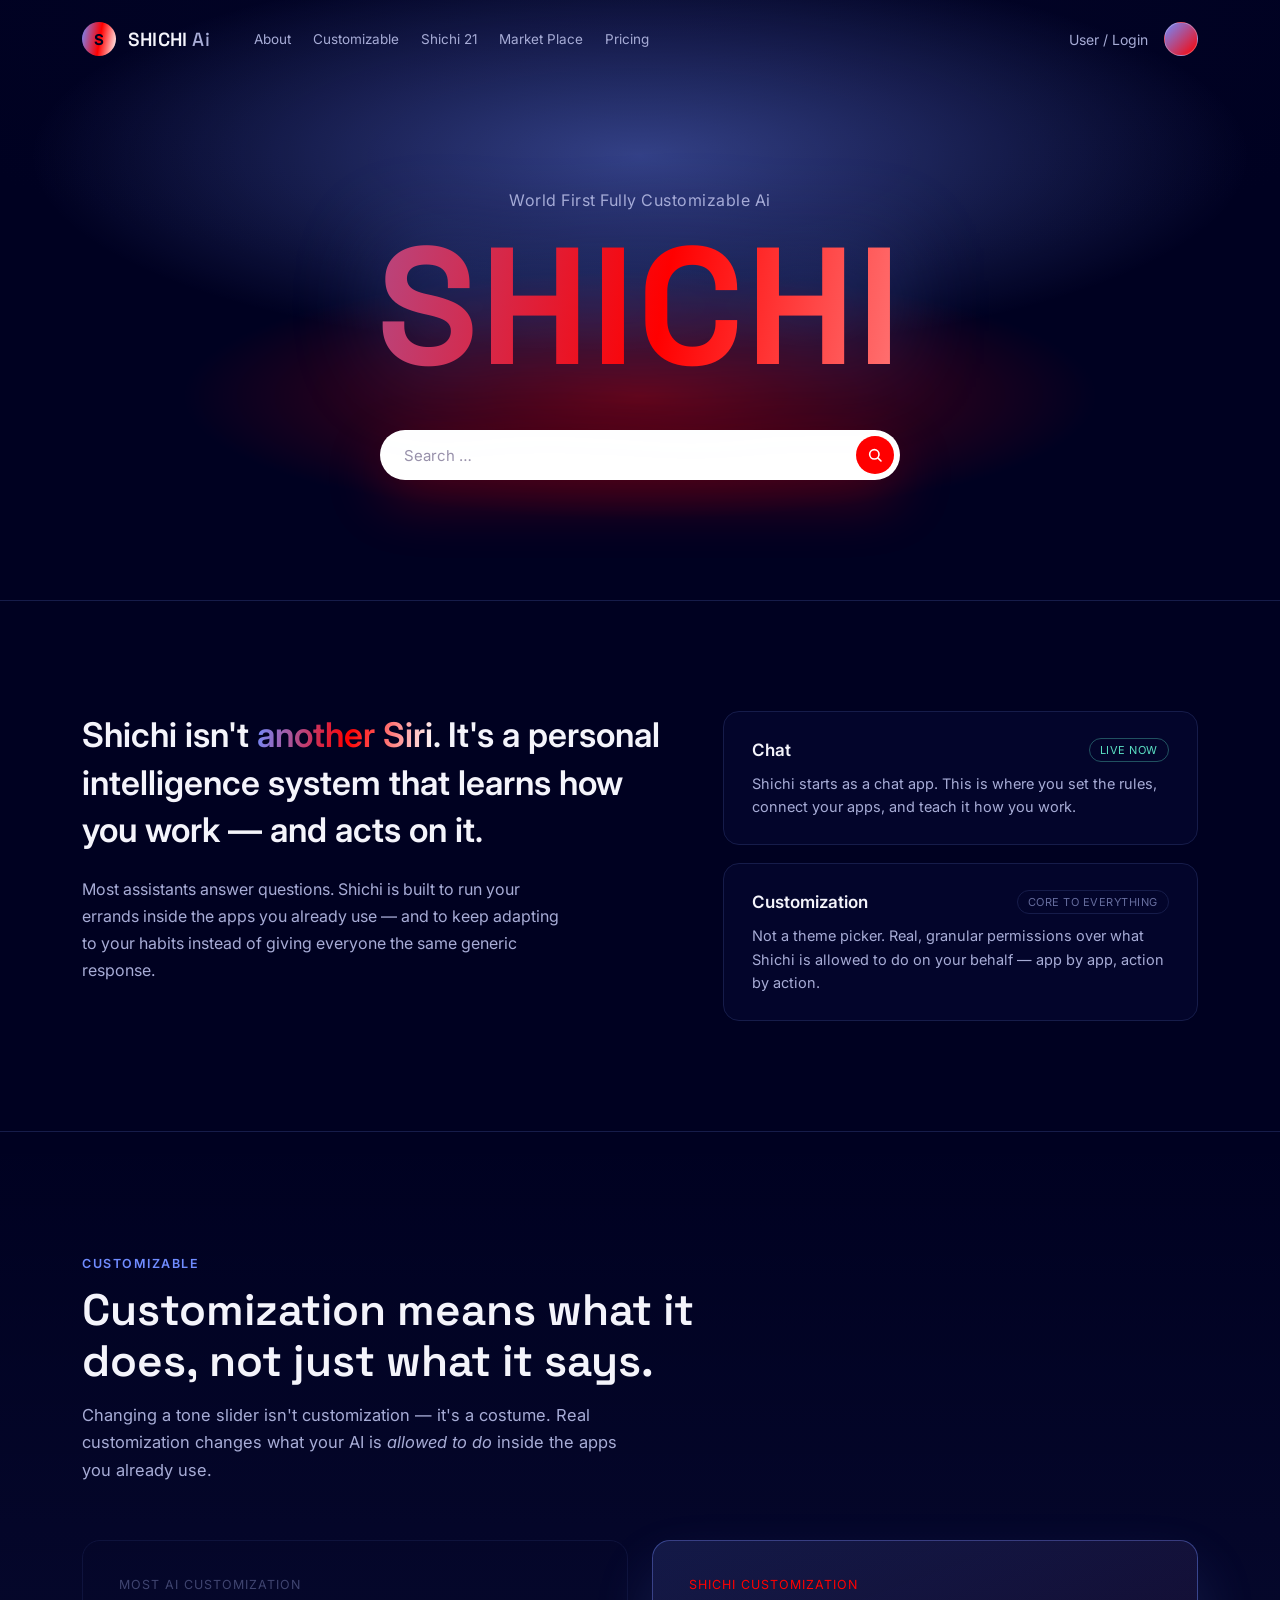
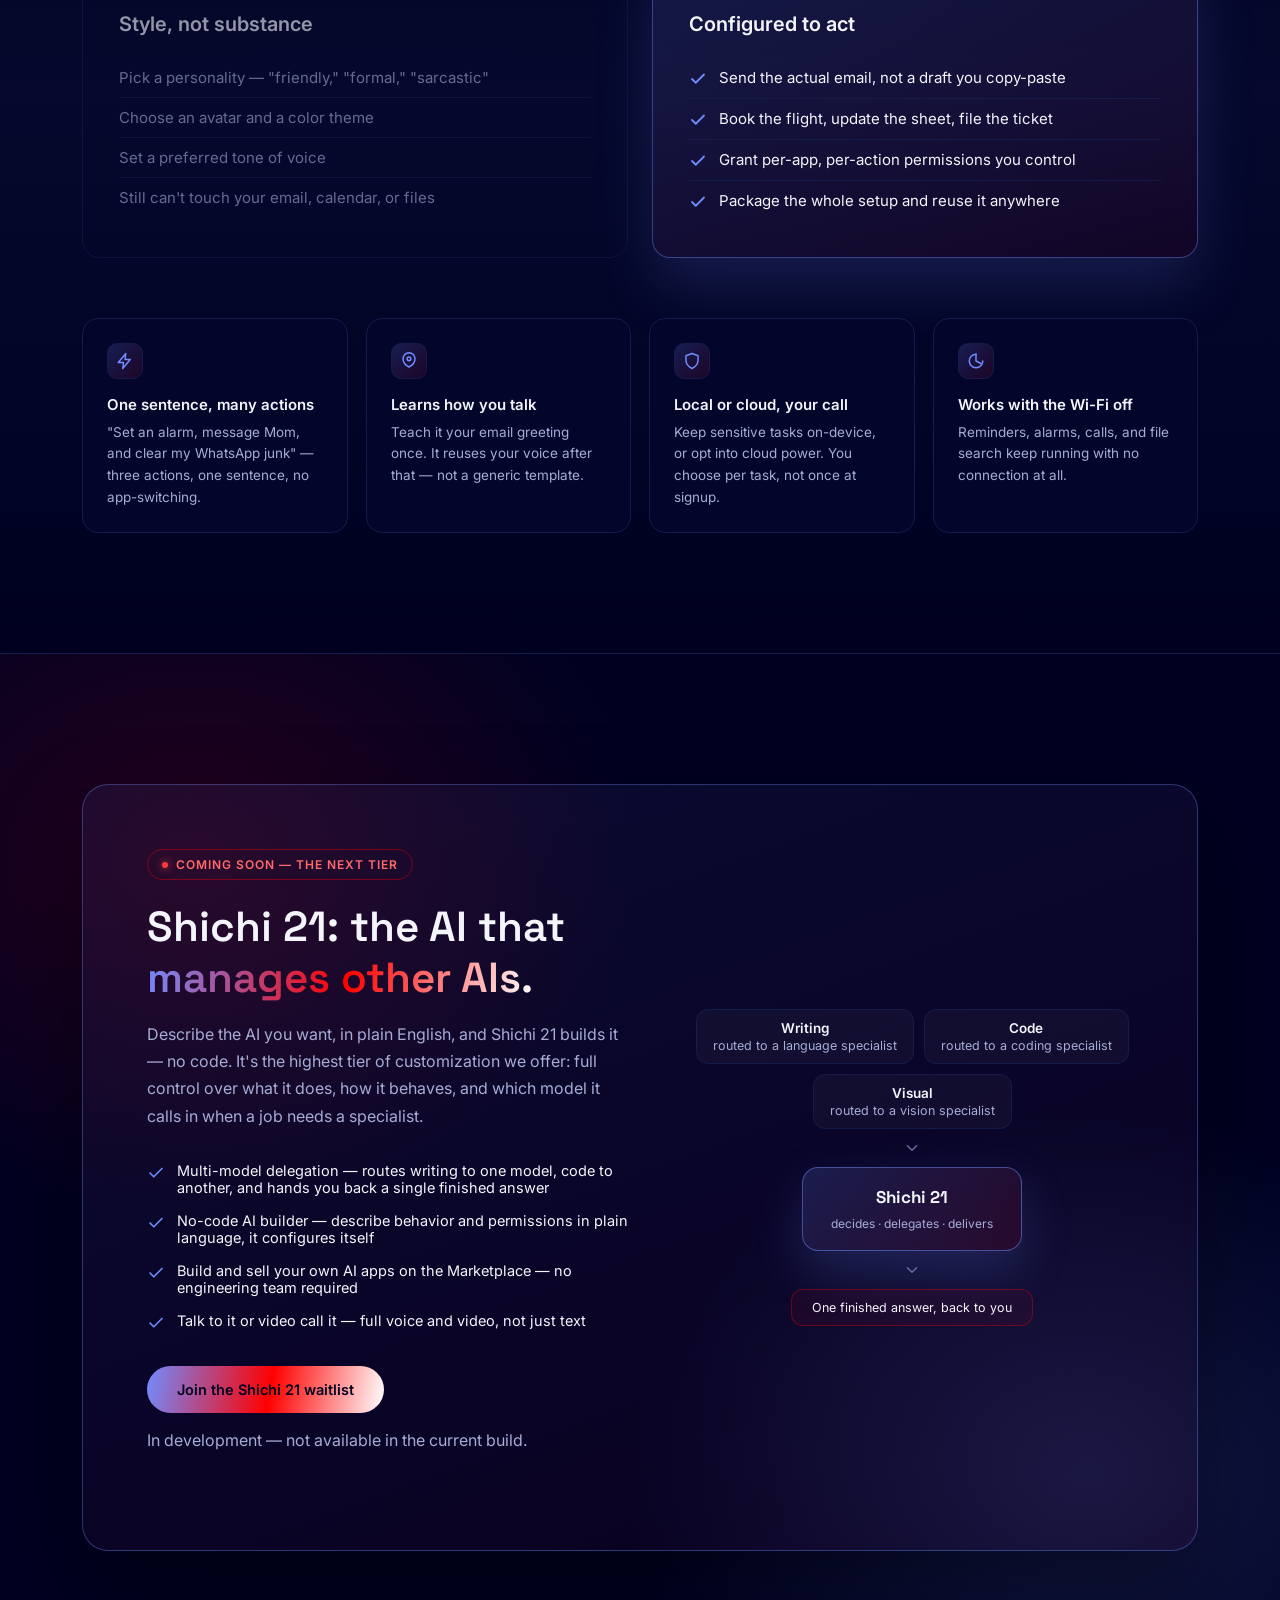
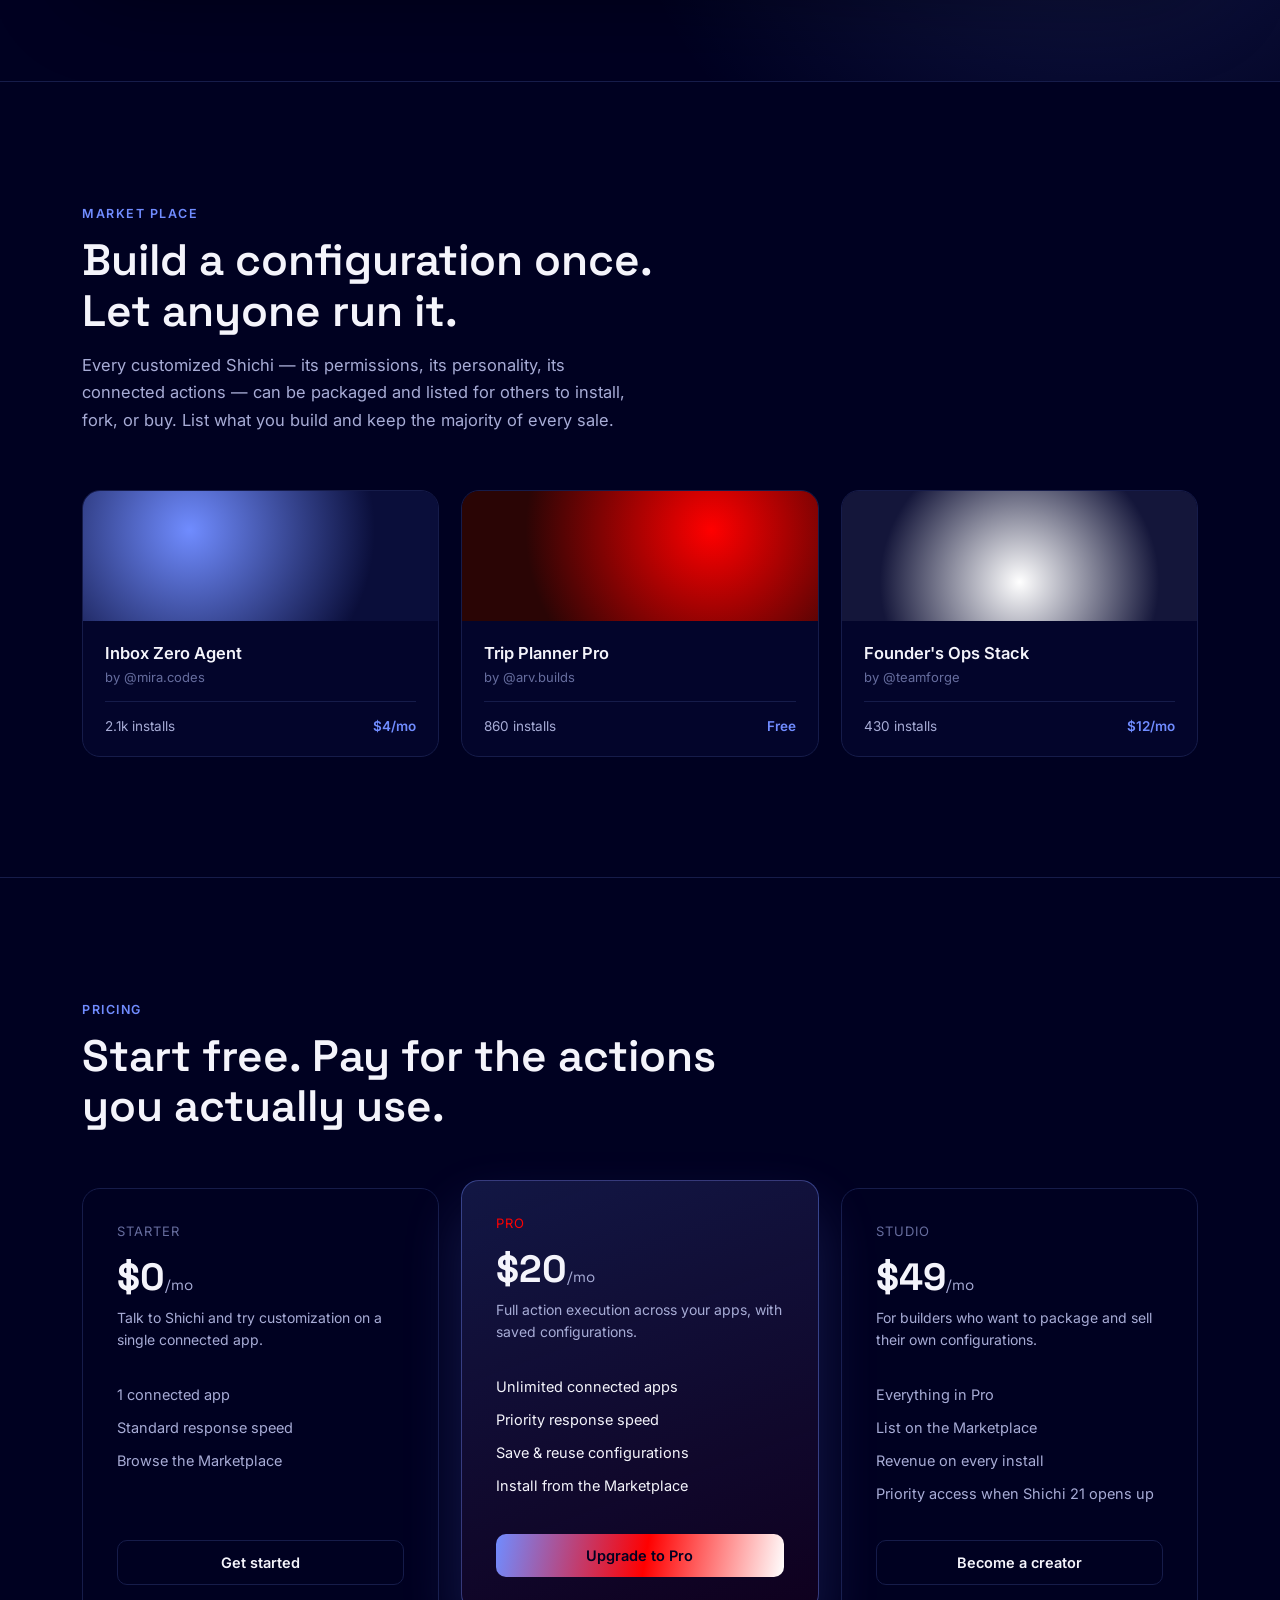
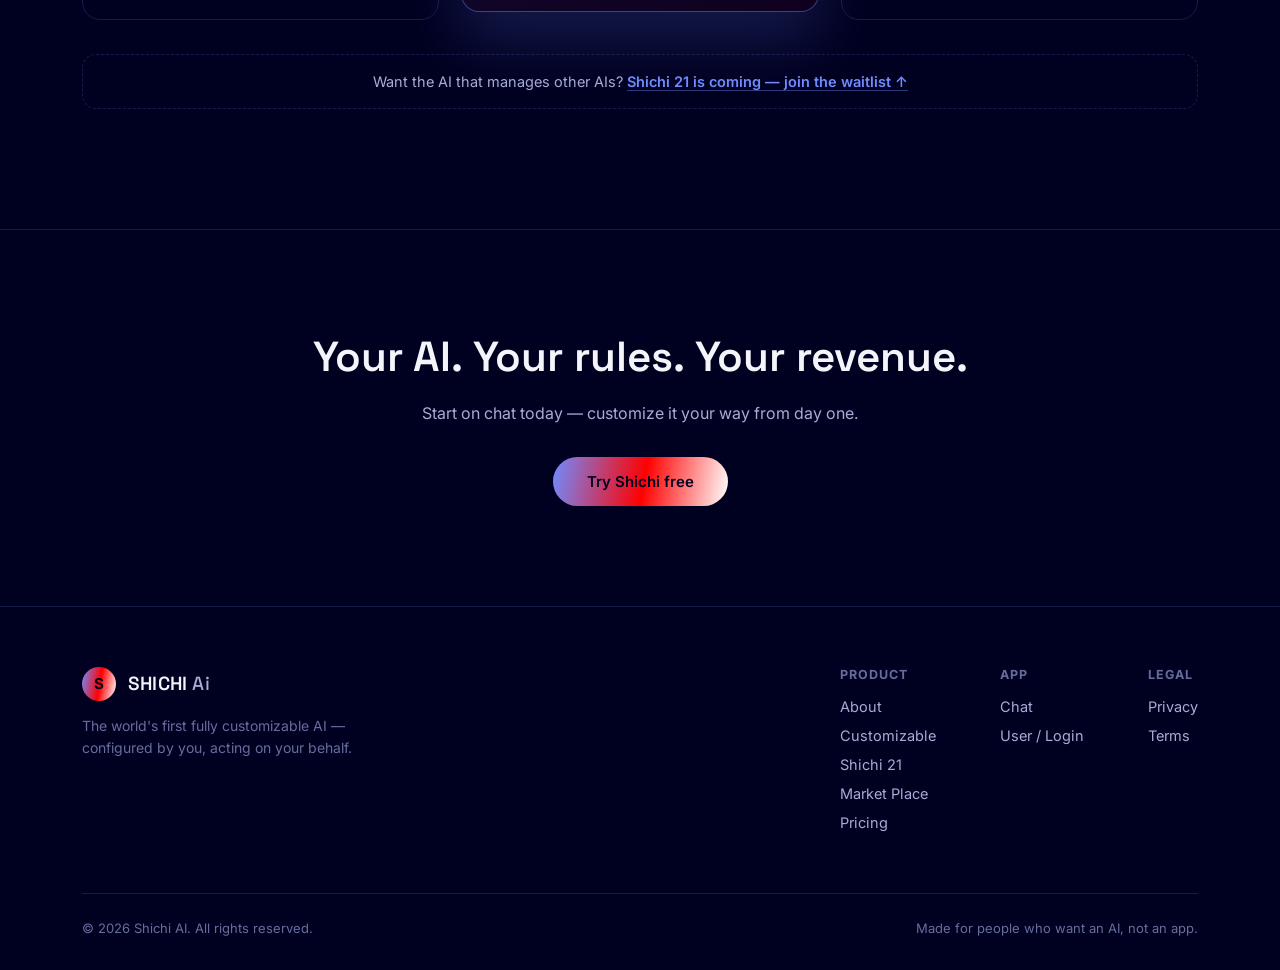
<file: index.html>
<!DOCTYPE html>
<html lang="en">
<head>
<meta charset="UTF-8">
<meta name="viewport" content="width=device-width, initial-scale=1.0">
<title>Shichi AI — The World's First Fully Customizable AI</title>
<link rel="preconnect" href="https://fonts.googleapis.com">
<link rel="preconnect" href="https://fonts.gstatic.com" crossorigin>
<link href="https://fonts.googleapis.com/css2?family=Space+Grotesk:wght@400;500;600;700&family=Inter:wght@400;500;600;700&display=swap" rel="stylesheet">
<link rel="stylesheet" href="styles.css">
</head>
<body>

<header id="siteHeader">
  <nav class="wrap">
    <a href="index.html" class="brand-mark">
      <div class="brand-glyph">S</div>
      <div class="brand">SHICHI <span>Ai</span></div>
    </a>
    <ul class="nav-links">
      <li><a href="#about">About</a></li>
      <li><a href="#customize">Customizable</a></li>
      <li><a href="#shichi21">Shichi 21</a></li>
      <li><a href="#marketplace">Market Place</a></li>
      <li><a href="#pricing">Pricing</a></li>
    </ul>
    <div class="nav-right">
      <a href="user.html" class="login-link">User / Login</a>
      <a href="user.html"><div class="avatar"></div></a>
    </div>
  </nav>
</header>

<section class="hero">
  <div class="wrap">
    <div class="eyebrow">World First Fully Customizable Ai</div>
    <h1>SHICHI</h1>
    <form class="search-pill" action="chat.html" method="GET">
      <input type="text" name="q" placeholder="Search …">
      <button class="search-btn" type="submit" aria-label="Search">
        <svg viewBox="0 0 24 24" fill="none" stroke="#ffffff" stroke-width="2.4" stroke-linecap="round"><circle cx="11" cy="11" r="7"/><line x1="21" y1="21" x2="16.6" y2="16.6"/></svg>
      </button>
    </form>
  </div>
</section>

<section class="about" id="about">
  <div class="wrap about-grid">
    <div>
      <p class="about-statement">Shichi isn't <em>another Siri</em>. It's a personal intelligence system that learns how you work — and acts on it.</p>
      <p class="about-sub">Most assistants answer questions. Shichi is built to run your errands inside the apps you already use — and to keep adapting to your habits instead of giving everyone the same generic response.</p>
    </div>
    <div class="pillars">
      <div class="pillar">
        <div class="pillar-top">
          <h4>Chat</h4>
          <span class="pillar-status on">Live now</span>
        </div>
        <p>Shichi starts as a chat app. This is where you set the rules, connect your apps, and teach it how you work.</p>
      </div>
      <div class="pillar">
        <div class="pillar-top">
          <h4>Customization</h4>
          <span class="pillar-status">Core to everything</span>
        </div>
        <p>Not a theme picker. Real, granular permissions over what Shichi is allowed to do on your behalf — app by app, action by action.</p>
      </div>
    </div>
  </div>
</section>

<section class="customize" id="customize">
  <div class="wrap">
    <div class="section-head">
      <span class="section-eyebrow">Customizable</span>
      <h2>Customization means what it does, not just what it says.</h2>
      <p>Changing a tone slider isn't customization — it's a costume. Real customization changes what your AI is <em>allowed to do</em> inside the apps you already use.</p>
    </div>

    <div class="compare">
      <div class="compare-card dim">
        <div class="compare-label">Most AI customization</div>
        <h4>Style, not substance</h4>
        <ul class="compare-list">
          <li>Pick a personality — "friendly," "formal," "sarcastic"</li>
          <li>Choose an avatar and a color theme</li>
          <li>Set a preferred tone of voice</li>
          <li>Still can't touch your email, calendar, or files</li>
        </ul>
      </div>
      <div class="compare-card hi">
        <div class="compare-label">Shichi customization</div>
        <h4>Configured to act</h4>
        <ul class="compare-list">
          <li><svg class="tick" viewBox="0 0 24 24" fill="none" stroke="#708CFF" stroke-width="2.4" stroke-linecap="round" stroke-linejoin="round"><polyline points="20 6 9 17 4 12"/></svg> Send the actual email, not a draft you copy-paste</li>
          <li><svg class="tick" viewBox="0 0 24 24" fill="none" stroke="#708CFF" stroke-width="2.4" stroke-linecap="round" stroke-linejoin="round"><polyline points="20 6 9 17 4 12"/></svg> Book the flight, update the sheet, file the ticket</li>
          <li><svg class="tick" viewBox="0 0 24 24" fill="none" stroke="#708CFF" stroke-width="2.4" stroke-linecap="round" stroke-linejoin="round"><polyline points="20 6 9 17 4 12"/></svg> Grant per-app, per-action permissions you control</li>
          <li><svg class="tick" viewBox="0 0 24 24" fill="none" stroke="#708CFF" stroke-width="2.4" stroke-linecap="round" stroke-linejoin="round"><polyline points="20 6 9 17 4 12"/></svg> Package the whole setup and reuse it anywhere</li>
        </ul>
      </div>
    </div>

    <div class="feature-strip">
      <div class="feature-card">
        <div class="ficon"><svg viewBox="0 0 24 24" fill="none" stroke="#708CFF" stroke-width="2" stroke-linecap="round" stroke-linejoin="round"><path d="M13 2 3 14h7l-1 8 10-12h-7l1-8z"/></svg></div>
        <h5>One sentence, many actions</h5>
        <p>"Set an alarm, message Mom, and clear my WhatsApp junk" — three actions, one sentence, no app-switching.</p>
      </div>
      <div class="feature-card">
        <div class="ficon"><svg viewBox="0 0 24 24" fill="none" stroke="#708CFF" stroke-width="2" stroke-linecap="round" stroke-linejoin="round"><path d="M12 20c4-2 8-6 8-11a8 8 0 0 0-16 0c0 5 4 9 8 11z"/><circle cx="12" cy="9" r="2.5"/></svg></div>
        <h5>Learns how you talk</h5>
        <p>Teach it your email greeting once. It reuses your voice after that — not a generic template.</p>
      </div>
      <div class="feature-card">
        <div class="ficon"><svg viewBox="0 0 24 24" fill="none" stroke="#708CFF" stroke-width="2" stroke-linecap="round" stroke-linejoin="round"><path d="M12 2 4 5v6c0 5 3.4 8.7 8 11 4.6-2.3 8-6 8-11V5l-8-3z"/></svg></div>
        <h5>Local or cloud, your call</h5>
        <p>Keep sensitive tasks on-device, or opt into cloud power. You choose per task, not once at signup.</p>
      </div>
      <div class="feature-card">
        <div class="ficon"><svg viewBox="0 0 24 24" fill="none" stroke="#708CFF" stroke-width="2" stroke-linecap="round" stroke-linejoin="round"><path d="M12 3a9 9 0 1 0 9 9"/><path d="M12 3v9l6 3"/></svg></div>
        <h5>Works with the Wi-Fi off</h5>
        <p>Reminders, alarms, calls, and file search keep running with no connection at all.</p>
      </div>
    </div>
  </div>
</section>

<section class="s21" id="shichi21">
  <div class="wrap">
    <div class="s21-inner">
      <div class="s21-grid">
        <div class="s21-copy">
          <div class="badge-pill"><span class="dot"></span> Coming soon — the next tier</div>
          <h2>Shichi 21: the AI that <em>manages other AIs.</em></h2>
          <p>Describe the AI you want, in plain English, and Shichi 21 builds it — no code. It's the highest tier of customization we offer: full control over what it does, how it behaves, and which model it calls in when a job needs a specialist.</p>
          <ul class="s21-feats">
            <li><svg viewBox="0 0 24 24" fill="none" stroke="currentColor" stroke-width="2.2" stroke-linecap="round" stroke-linejoin="round"><polyline points="20 6 9 17 4 12"/></svg> Multi-model delegation — routes writing to one model, code to another, and hands you back a single finished answer</li>
            <li><svg viewBox="0 0 24 24" fill="none" stroke="currentColor" stroke-width="2.2" stroke-linecap="round" stroke-linejoin="round"><polyline points="20 6 9 17 4 12"/></svg> No-code AI builder — describe behavior and permissions in plain language, it configures itself</li>
            <li><svg viewBox="0 0 24 24" fill="none" stroke="currentColor" stroke-width="2.2" stroke-linecap="round" stroke-linejoin="round"><polyline points="20 6 9 17 4 12"/></svg> Build and sell your own AI apps on the Marketplace — no engineering team required</li>
            <li><svg viewBox="0 0 24 24" fill="none" stroke="currentColor" stroke-width="2.2" stroke-linecap="round" stroke-linejoin="round"><polyline points="20 6 9 17 4 12"/></svg> Talk to it or video call it — full voice and video, not just text</li>
          </ul>
          <a href="user.html" class="s21-cta">Join the Shichi 21 waitlist</a>
          <p class="s21-note">In development — not available in the current build.</p>
        </div>

        <div class="s21-visual">
          <div class="s21-flow">
            <div class="s21-row">
              <div class="s21-chip"><strong>Writing</strong>routed to a language specialist</div>
              <div class="s21-chip"><strong>Code</strong>routed to a coding specialist</div>
              <div class="s21-chip"><strong>Visual</strong>routed to a vision specialist</div>
            </div>
            <svg class="s21-arrow" viewBox="0 0 24 24" fill="none" stroke="currentColor" stroke-width="2" stroke-linecap="round" stroke-linejoin="round"><polyline points="6 9 12 15 18 9"/></svg>
            <div class="s21-hub">
              <strong>Shichi 21</strong>
              <span>decides · delegates · delivers</span>
            </div>
            <svg class="s21-arrow" viewBox="0 0 24 24" fill="none" stroke="currentColor" stroke-width="2" stroke-linecap="round" stroke-linejoin="round"><polyline points="6 9 12 15 18 9"/></svg>
            <div class="s21-out">One finished answer, back to you</div>
          </div>
        </div>
      </div>
    </div>
  </div>
</section>

<section class="marketplace" id="marketplace">
  <div class="wrap">
    <div class="section-head">
      <span class="section-eyebrow">Market Place</span>
      <h2>Build a configuration once. Let anyone run it.</h2>
      <p>Every customized Shichi — its permissions, its personality, its connected actions — can be packaged and listed for others to install, fork, or buy. List what you build and keep the majority of every sale.</p>
    </div>

    <div class="market-grid">
      <div class="listing">
        <div class="listing-thumb g1"></div>
        <div class="listing-body">
          <h4>Inbox Zero Agent</h4>
          <div class="by">by @mira.codes</div>
          <div class="listing-meta"><span>2.1k installs</span><span class="listing-price">$4/mo</span></div>
        </div>
      </div>
      <div class="listing">
        <div class="listing-thumb g2"></div>
        <div class="listing-body">
          <h4>Trip Planner Pro</h4>
          <div class="by">by @arv.builds</div>
          <div class="listing-meta"><span>860 installs</span><span class="listing-price">Free</span></div>
        </div>
      </div>
      <div class="listing">
        <div class="listing-thumb g3"></div>
        <div class="listing-body">
          <h4>Founder's Ops Stack</h4>
          <div class="by">by @teamforge</div>
          <div class="listing-meta"><span>430 installs</span><span class="listing-price">$12/mo</span></div>
        </div>
      </div>
    </div>
  </div>
</section>

<section class="pricing" id="pricing">
  <div class="wrap">
    <div class="section-head">
      <span class="section-eyebrow">Pricing</span>
      <h2>Start free. Pay for the actions you actually use.</h2>
    </div>

    <div class="price-grid">
      <div class="price-card">
        <div class="price-tier">Starter</div>
        <div class="price-amt">$0<span>/mo</span></div>
        <p class="price-desc">Talk to Shichi and try customization on a single connected app.</p>
        <ul class="price-feats">
          <li>1 connected app</li>
          <li>Standard response speed</li>
          <li>Browse the Marketplace</li>
        </ul>
        <a href="#" class="price-cta">Get started</a>
      </div>
      <div class="price-card feat">
        <div class="price-tier">Pro</div>
        <div class="price-amt">$20<span>/mo</span></div>
        <p class="price-desc">Full action execution across your apps, with saved configurations.</p>
        <ul class="price-feats">
          <li>Unlimited connected apps</li>
          <li>Priority response speed</li>
          <li>Save & reuse configurations</li>
          <li>Install from the Marketplace</li>
        </ul>
        <a href="#" class="price-cta">Upgrade to Pro</a>
      </div>
      <div class="price-card">
        <div class="price-tier">Studio</div>
        <div class="price-amt">$49<span>/mo</span></div>
        <p class="price-desc">For builders who want to package and sell their own configurations.</p>
        <ul class="price-feats">
          <li>Everything in Pro</li>
          <li>List on the Marketplace</li>
          <li>Revenue on every install</li>
          <li>Priority access when Shichi 21 opens up</li>
        </ul>
        <a href="#" class="price-cta">Become a creator</a>
      </div>
    </div>

    <div class="pricing-note">Want the AI that manages other AIs? <a href="#shichi21">Shichi 21 is coming — join the waitlist ↑</a></div>
  </div>
</section>

<section class="cta">
  <div class="wrap">
    <h2>Your AI. Your rules. Your revenue.</h2>
    <p>Start on chat today — customize it your way from day one.</p>
    <a href="chat.html" class="cta-btn">Try Shichi free</a>
  </div>
</section>

<footer>
  <div class="wrap">
    <div class="foot-top">
      <div class="foot-brand">
        <a href="index.html" class="brand-mark">
          <div class="brand-glyph">S</div>
          <div class="brand">SHICHI <span>Ai</span></div>
        </a>
        <p>The world's first fully customizable AI — configured by you, acting on your behalf.</p>
      </div>
      <div class="foot-cols">
        <div class="foot-col">
          <h5>Product</h5>
          <a href="#about">About</a>
          <a href="#customize">Customizable</a>
          <a href="#shichi21">Shichi 21</a>
          <a href="#marketplace">Market Place</a>
          <a href="#pricing">Pricing</a>
        </div>
        <div class="foot-col">
          <h5>App</h5>
          <a href="chat.html">Chat</a>
          <a href="user.html">User / Login</a>
        </div>
        <div class="foot-col">
          <h5>Legal</h5>
          <a href="#">Privacy</a>
          <a href="#">Terms</a>
        </div>
      </div>
    </div>
    <div class="foot-bottom">
      <span>© 2026 Shichi AI. All rights reserved.</span>
      <span>Made for people who want an AI, not an app.</span>
    </div>
  </div>
</footer>

<script>
  const header = document.getElementById('siteHeader');
  window.addEventListener('scroll', () => {
    header.classList.toggle('scrolled', window.scrollY > 20);
  });
</script>

</body>
</html>
</file>
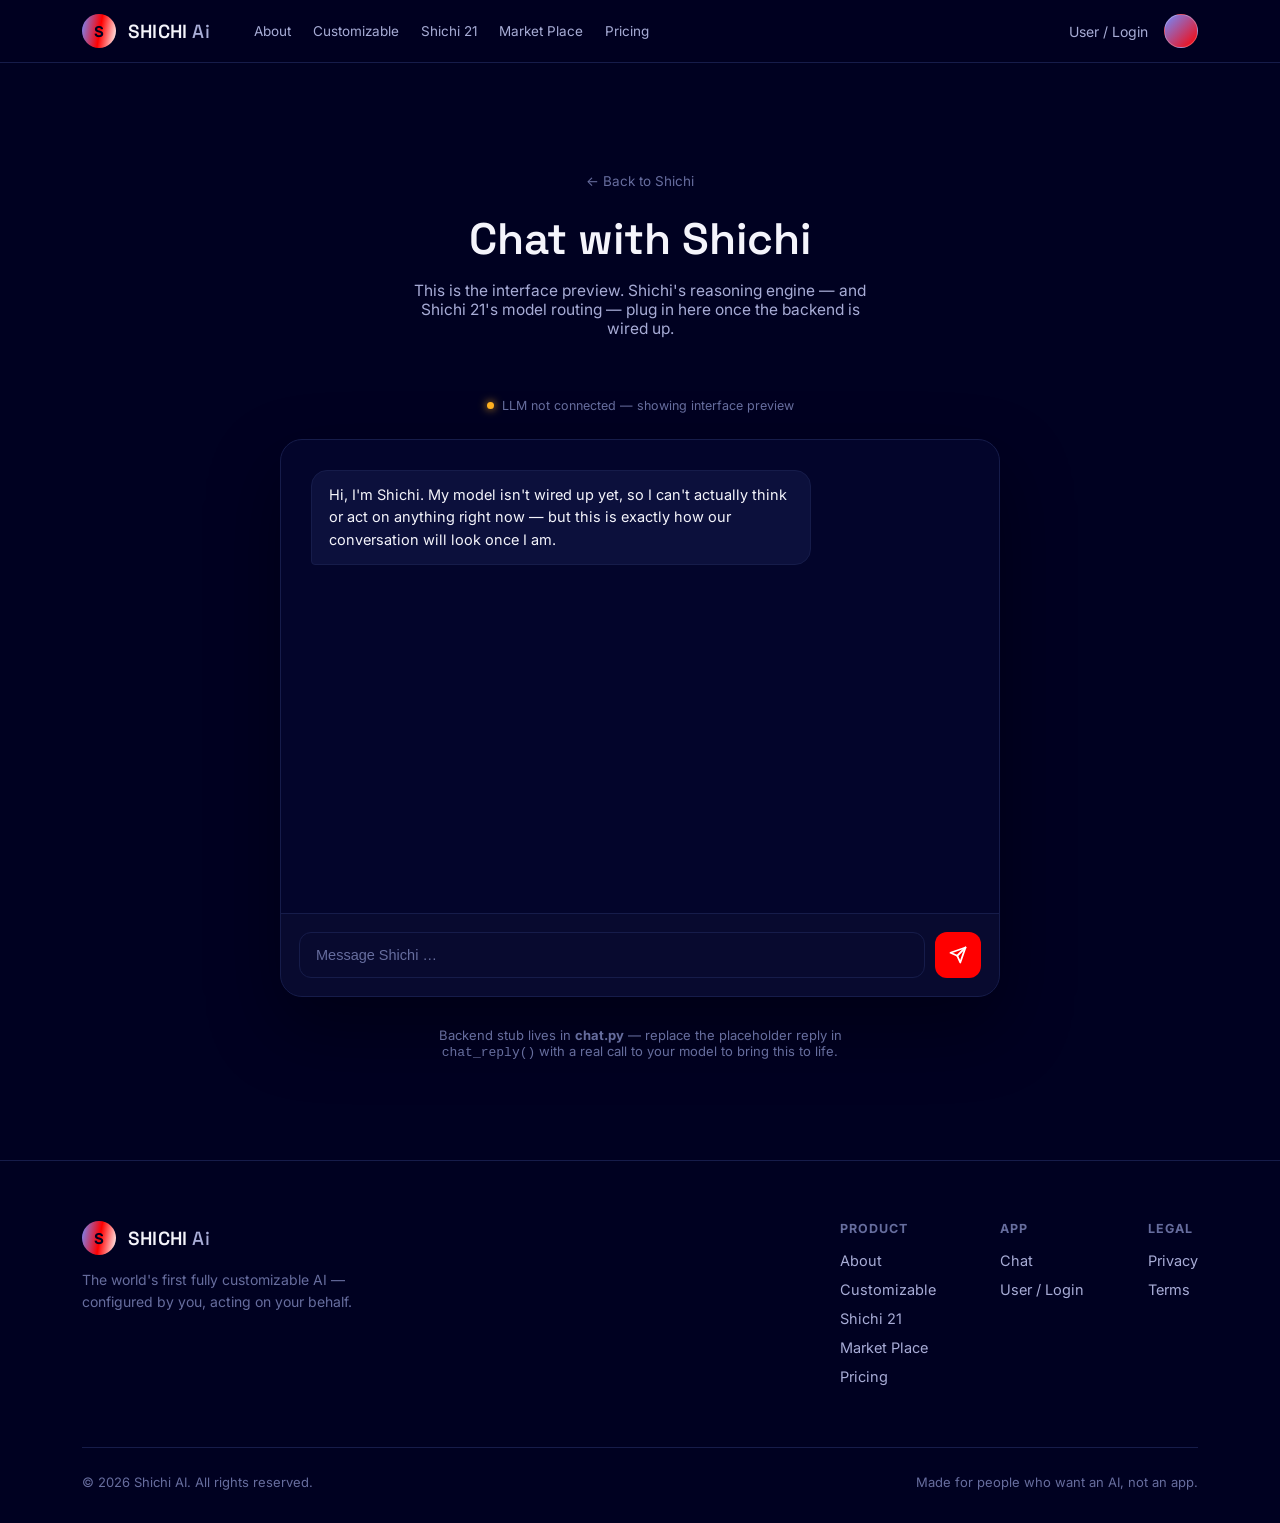
<file: chat.html>
<!DOCTYPE html>
<html lang="en">
<head>
<meta charset="UTF-8">
<meta name="viewport" content="width=device-width, initial-scale=1.0">
<title>Chat — Shichi AI</title>
<link rel="preconnect" href="https://fonts.googleapis.com">
<link rel="preconnect" href="https://fonts.gstatic.com" crossorigin>
<link href="https://fonts.googleapis.com/css2?family=Space+Grotesk:wght@400;500;600;700&family=Inter:wght@400;500;600;700&display=swap" rel="stylesheet">
<link rel="stylesheet" href="styles.css">
<link rel="stylesheet" href="chat.css">
</head>
<body>

<header id="siteHeader" class="scrolled">
  <nav class="wrap">
    <a href="index.html" class="brand-mark">
      <div class="brand-glyph">S</div>
      <div class="brand">SHICHI <span>Ai</span></div>
    </a>
    <ul class="nav-links">
      <li><a href="index.html#about">About</a></li>
      <li><a href="index.html#customize">Customizable</a></li>
      <li><a href="index.html#shichi21">Shichi 21</a></li>
      <li><a href="index.html#marketplace">Market Place</a></li>
      <li><a href="index.html#pricing">Pricing</a></li>
    </ul>
    <div class="nav-right">
      <a href="user.html" class="login-link">User / Login</a>
      <a href="user.html"><div class="avatar"></div></a>
    </div>
  </nav>
</header>

<section class="page-hero">
  <div class="wrap">
    <a href="index.html" class="back-home">← Back to Shichi</a>
    <h1>Chat with Shichi</h1>
    <p>This is the interface preview. Shichi's reasoning engine — and Shichi 21's model routing — plug in here once the backend is wired up.</p>
  </div>
</section>

<div class="wrap">
  <div class="chat-status"><span class="dot"></span> LLM not connected — showing interface preview</div>

  <div class="chat-shell">
    <div class="chat-window" id="chatWindow">
      <div class="msg assistant">Hi, I'm Shichi. My model isn't wired up yet, so I can't actually think or act on anything right now — but this is exactly how our conversation will look once I am.</div>
    </div>
    <form class="chat-input-bar" id="chatForm">
      <input type="text" id="chatInput" placeholder="Message Shichi …" autocomplete="off">
      <button type="submit" class="chat-send" aria-label="Send">
        <svg viewBox="0 0 24 24" fill="none" stroke="#ffffff" stroke-width="2.4" stroke-linecap="round" stroke-linejoin="round"><line x1="22" y1="2" x2="11" y2="13"/><polygon points="22 2 15 22 11 13 2 9 22 2"/></svg>
      </button>
    </form>
  </div>

  <p class="chat-foot-note">Backend stub lives in <strong>chat.py</strong> — replace the placeholder reply in <code>chat_reply()</code> with a real call to your model to bring this to life.</p>
</div>

<footer>
  <div class="wrap">
    <div class="foot-top">
      <div class="foot-brand">
        <a href="index.html" class="brand-mark">
          <div class="brand-glyph">S</div>
          <div class="brand">SHICHI <span>Ai</span></div>
        </a>
        <p>The world's first fully customizable AI — configured by you, acting on your behalf.</p>
      </div>
      <div class="foot-cols">
        <div class="foot-col">
          <h5>Product</h5>
          <a href="index.html#about">About</a>
          <a href="index.html#customize">Customizable</a>
          <a href="index.html#shichi21">Shichi 21</a>
          <a href="index.html#marketplace">Market Place</a>
          <a href="index.html#pricing">Pricing</a>
        </div>
        <div class="foot-col">
          <h5>App</h5>
          <a href="chat.html">Chat</a>
          <a href="user.html">User / Login</a>
        </div>
        <div class="foot-col">
          <h5>Legal</h5>
          <a href="#">Privacy</a>
          <a href="#">Terms</a>
        </div>
      </div>
    </div>
    <div class="foot-bottom">
      <span>© 2026 Shichi AI. All rights reserved.</span>
      <span>Made for people who want an AI, not an app.</span>
    </div>
  </div>
</footer>

<script src="chat.js"></script>
</body>
</html>
</file>
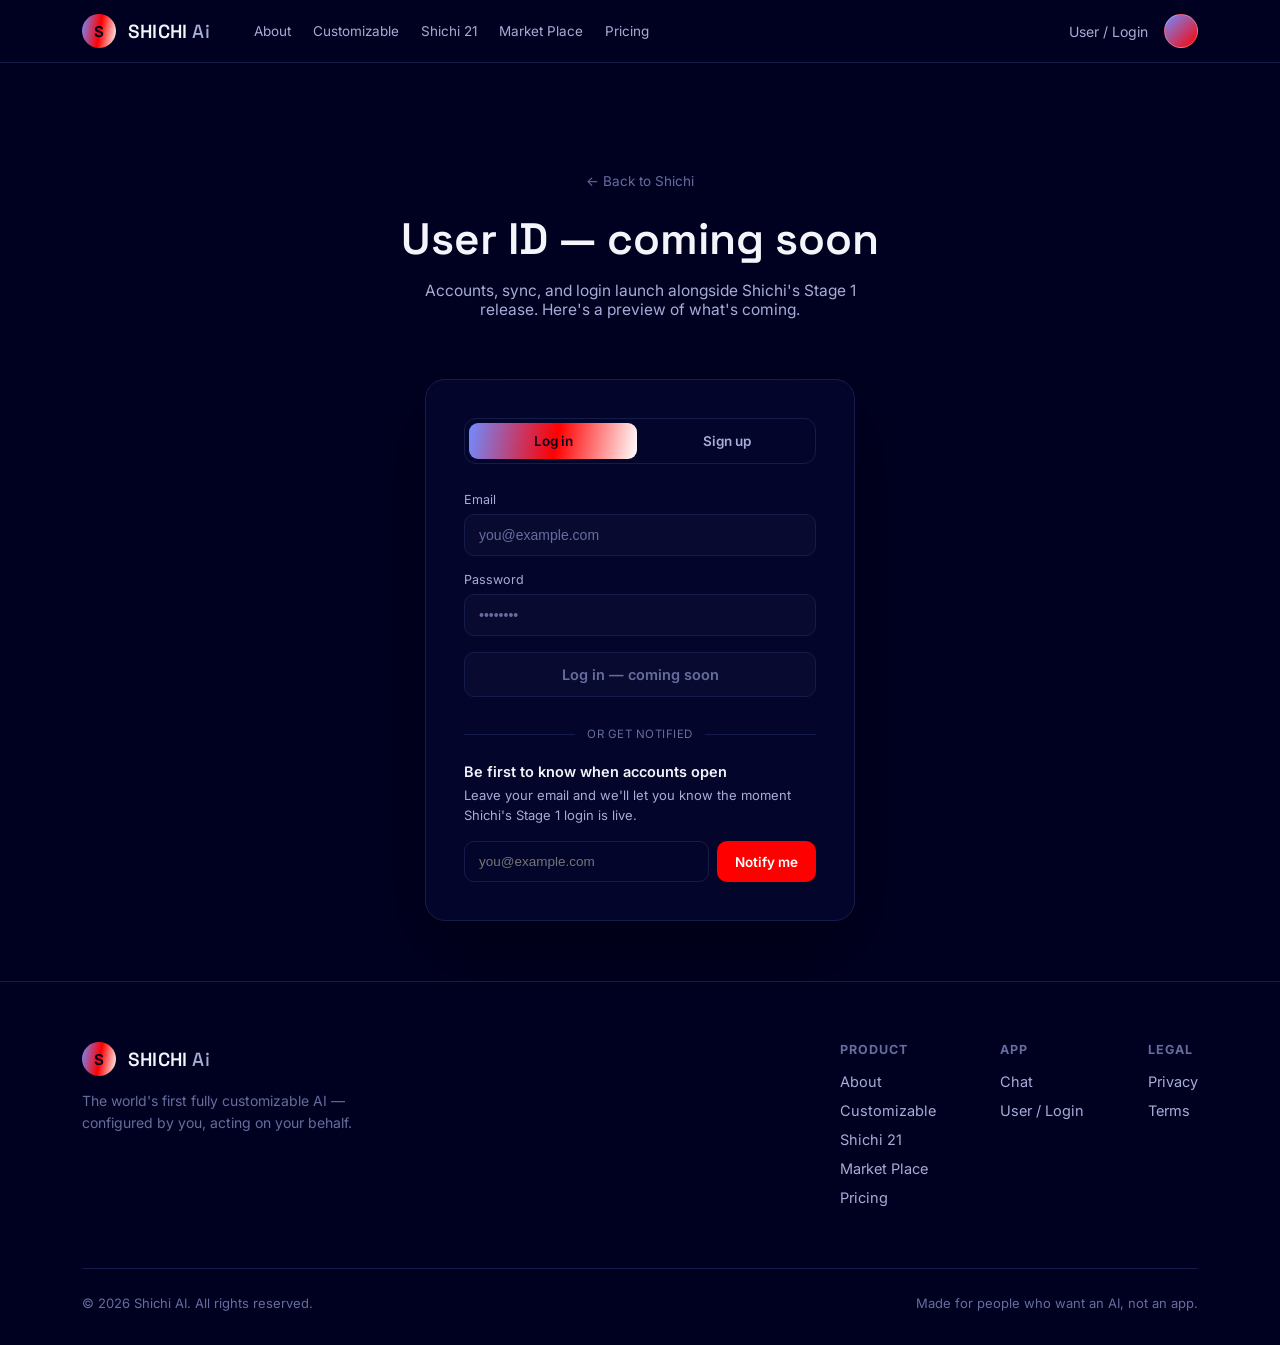
<file: user.html>
<!DOCTYPE html>
<html lang="en">
<head>
<meta charset="UTF-8">
<meta name="viewport" content="width=device-width, initial-scale=1.0">
<title>User / Login — Shichi AI</title>
<link rel="preconnect" href="https://fonts.googleapis.com">
<link rel="preconnect" href="https://fonts.gstatic.com" crossorigin>
<link href="https://fonts.googleapis.com/css2?family=Space+Grotesk:wght@400;500;600;700&family=Inter:wght@400;500;600;700&display=swap" rel="stylesheet">
<link rel="stylesheet" href="styles.css">
<link rel="stylesheet" href="user.css">
</head>
<body>

<header id="siteHeader" class="scrolled">
  <nav class="wrap">
    <a href="index.html" class="brand-mark">
      <div class="brand-glyph">S</div>
      <div class="brand">SHICHI <span>Ai</span></div>
    </a>
    <ul class="nav-links">
      <li><a href="index.html#about">About</a></li>
      <li><a href="index.html#customize">Customizable</a></li>
      <li><a href="index.html#shichi21">Shichi 21</a></li>
      <li><a href="index.html#marketplace">Market Place</a></li>
      <li><a href="index.html#pricing">Pricing</a></li>
    </ul>
    <div class="nav-right">
      <a href="user.html" class="login-link">User / Login</a>
      <a href="user.html"><div class="avatar"></div></a>
    </div>
  </nav>
</header>

<section class="page-hero">
  <div class="wrap">
    <a href="index.html" class="back-home">← Back to Shichi</a>
    <h1>User ID — coming soon</h1>
    <p>Accounts, sync, and login launch alongside Shichi's Stage 1 release. Here's a preview of what's coming.</p>
  </div>
</section>

<div class="wrap">
  <div class="auth-card">
    <div class="auth-tabs">
      <button type="button" class="auth-tab active" id="tabLogin">Log in</button>
      <button type="button" class="auth-tab" id="tabSignup">Sign up</button>
    </div>

    <form onsubmit="return false;">
      <div class="auth-field">
        <label for="email">Email</label>
        <input type="email" id="email" placeholder="you@example.com">
      </div>
      <div class="auth-field">
        <label for="password">Password</label>
        <input type="password" id="password" placeholder="••••••••">
      </div>
      <div class="auth-submit" id="authSubmit">Log in — coming soon</div>
    </form>

    <div class="auth-divider">or get notified</div>

    <div class="waitlist-title">Be first to know when accounts open</div>
    <p class="waitlist-sub">Leave your email and we'll let you know the moment Shichi's Stage 1 login is live.</p>
    <form class="waitlist-form" id="waitlistForm">
      <input type="email" id="waitlistEmail" placeholder="you@example.com" required>
      <button type="submit">Notify me</button>
    </form>
    <div class="waitlist-confirm" id="waitlistConfirm">You're on the list — we'll email you when it's ready.</div>
  </div>
</div>

<footer>
  <div class="wrap">
    <div class="foot-top">
      <div class="foot-brand">
        <a href="index.html" class="brand-mark">
          <div class="brand-glyph">S</div>
          <div class="brand">SHICHI <span>Ai</span></div>
        </a>
        <p>The world's first fully customizable AI — configured by you, acting on your behalf.</p>
      </div>
      <div class="foot-cols">
        <div class="foot-col">
          <h5>Product</h5>
          <a href="index.html#about">About</a>
          <a href="index.html#customize">Customizable</a>
          <a href="index.html#shichi21">Shichi 21</a>
          <a href="index.html#marketplace">Market Place</a>
          <a href="index.html#pricing">Pricing</a>
        </div>
        <div class="foot-col">
          <h5>App</h5>
          <a href="chat.html">Chat</a>
          <a href="user.html">User / Login</a>
        </div>
        <div class="foot-col">
          <h5>Legal</h5>
          <a href="#">Privacy</a>
          <a href="#">Terms</a>
        </div>
      </div>
    </div>
    <div class="foot-bottom">
      <span>© 2026 Shichi AI. All rights reserved.</span>
      <span>Made for people who want an AI, not an app.</span>
    </div>
  </div>
</footer>

<script src="user.js"></script>
</body>
</html>
</file>
<file: styles.css>
:root{
  --void:#000121;
  --panel:#03052b;
  --panel-line:#161c4a;
  --blue:#708CFF;
  --red:#FF0000;
  --white:#FFFFFF;
  --text-hi:#f4f4fb;
  --text-mid:#a7acd6;
  --text-low:#666d9e;
  --grad-brand: linear-gradient(100deg, #708CFF 0%, #FF0000 52%, #FFFFFF 100%);
}

*{margin:0;padding:0;box-sizing:border-box;}
html{scroll-behavior:smooth;}
body{
  background:var(--void);
  color:var(--text-hi);
  font-family:'Inter',sans-serif;
  -webkit-font-smoothing:antialiased;
  overflow-x:hidden;
}
h1,h2,h3,.brand,.pillar-num{font-family:'Space Grotesk',sans-serif;}
a{color:inherit;text-decoration:none;}
ul{list-style:none;}
img{max-width:100%;display:block;}
button{font-family:inherit;}
.wrap{max-width:1180px;margin:0 auto;padding:0 32px;}
section{position:relative;}
::selection{background:var(--red);color:#fff;}

/* ---------- NAV ---------- */
header{
  position:fixed;top:0;left:0;right:0;z-index:100;
  padding:22px 0;
  transition:background .35s ease, backdrop-filter .35s ease, padding .35s ease, border-color .35s ease;
  border-bottom:1px solid transparent;
}
header.scrolled{
  background:rgba(0,1,33,.86);
  backdrop-filter:blur(14px);
  padding:14px 0;
  border-bottom:1px solid var(--panel-line);
}
nav.wrap{display:flex;align-items:center;gap:32px;flex-wrap:nowrap;}
.brand-mark{display:flex;align-items:center;gap:12px;margin-right:12px;flex-shrink:0;}
.brand-glyph{
  width:34px;height:34px;border-radius:50%;
  background:var(--grad-brand);
  display:flex;align-items:center;justify-content:center;
  font-weight:700;font-size:15px;color:#000121;flex-shrink:0;
}
.brand{font-size:19px;font-weight:600;letter-spacing:.2px;white-space:nowrap;}
.brand span{color:var(--text-mid);font-weight:500;}
.nav-links{display:flex;align-items:center;gap:22px;font-size:13.5px;color:var(--text-mid);flex:1;flex-wrap:wrap;}
.nav-links a{position:relative;padding:4px 0;transition:color .2s;white-space:nowrap;}
.nav-links a:hover{color:var(--text-hi);}
.nav-links a::after{
  content:"";position:absolute;left:0;bottom:-4px;width:0;height:1.5px;
  background:var(--grad-brand);transition:width .25s ease;
}
.nav-links a:hover::after{width:100%;}
.nav-right{display:flex;align-items:center;gap:16px;font-size:14px;flex-shrink:0;}
.login-link{color:var(--text-mid);transition:color .2s;white-space:nowrap;}
.login-link:hover{color:var(--text-hi);}
.avatar{
  width:34px;height:34px;border-radius:50%;
  background:linear-gradient(135deg,#708CFF,#FF0000);
  border:1.5px solid rgba(255,255,255,.25);
  flex-shrink:0;
}

/* ---------- HERO ---------- */
.hero{
  padding:190px 0 120px;
  text-align:center;
  background:
    radial-gradient(ellipse 55% 32% at 50% 66%, rgba(255,0,0,.38), transparent 65%),
    radial-gradient(ellipse 70% 48% at 50% 26%, rgba(112,140,255,.45), transparent 68%),
    radial-gradient(ellipse 90% 70% at 50% 0%, rgba(3,5,40,.9), var(--void) 70%);
}
.eyebrow{
  color:var(--text-mid);
  font-size:16px;
  letter-spacing:.5px;
  margin-bottom:18px;
}
.hero h1{
  font-size:clamp(64px, 13vw, 168px);
  line-height:.95;
  font-weight:700;
  letter-spacing:2px;
  background:var(--grad-brand);
  -webkit-background-clip:text;
  background-clip:text;
  -webkit-text-fill-color:transparent;
  filter:drop-shadow(0 0 45px rgba(112,140,255,.35));
}
.search-pill{
  margin:44px auto 0;
  max-width:520px;
  display:flex;align-items:center;
  background:#fff;
  border-radius:999px;
  padding:6px 6px 6px 24px;
  box-shadow:0 20px 55px rgba(255,0,0,.25);
}
.search-pill input{
  flex:1;border:0;outline:0;background:transparent;
  font-family:'Inter',sans-serif;font-size:15px;color:#2a2733;
}
.search-pill input::placeholder{color:#9992ab;}
.search-btn{
  width:38px;height:38px;border-radius:50%;border:0;flex-shrink:0;
  background:var(--red);display:flex;align-items:center;justify-content:center;
  cursor:pointer;transition:transform .2s, background .2s;
}
.search-btn:hover{transform:scale(1.06);background:#e00000;}
.search-btn svg{width:16px;height:16px;}

/* ---------- SECTION HEADS ---------- */
.section-head{margin-bottom:56px;}
.section-eyebrow{
  display:inline-block;font-size:12.5px;letter-spacing:1.5px;text-transform:uppercase;
  color:var(--blue);margin-bottom:14px;font-weight:600;
}
.section-head h2{font-size:clamp(30px,4vw,44px);font-weight:600;line-height:1.15;max-width:640px;}
.section-head p{margin-top:16px;color:var(--text-mid);font-size:16.5px;max-width:560px;line-height:1.65;}

/* ---------- ABOUT ---------- */
.about{padding:110px 0;border-top:1px solid var(--panel-line);}
.about-grid{display:grid;grid-template-columns:1.1fr .9fr;gap:60px;align-items:start;}
.about-statement{font-size:clamp(24px,3vw,34px);font-weight:600;line-height:1.4;}
.about-statement em{
  font-style:normal;
  background:var(--grad-brand);
  -webkit-background-clip:text;background-clip:text;-webkit-text-fill-color:transparent;
}
.about-sub{margin-top:22px;color:var(--text-mid);font-size:16px;line-height:1.7;max-width:480px;}

.pillars{display:flex;flex-direction:column;gap:18px;}
.pillar{border:1px solid var(--panel-line);border-radius:16px;padding:26px 28px;background:var(--panel);transition:border-color .25s;}
.pillar:hover{border-color:rgba(112,140,255,.4);}
.pillar-top{display:flex;justify-content:space-between;align-items:center;margin-bottom:10px;}
.pillar h4{font-size:17px;font-weight:600;}
.pillar-status{font-size:11px;letter-spacing:.5px;text-transform:uppercase;padding:4px 10px;border-radius:999px;border:1px solid var(--panel-line);color:var(--text-low);}
.pillar-status.on{color:#5be0c3;border-color:rgba(91,224,195,.35);}
.pillar p{font-size:14.5px;color:var(--text-mid);line-height:1.6;}

/* ---------- CUSTOMIZATION ---------- */
.customize{padding:120px 0;border-top:1px solid var(--panel-line);background:linear-gradient(180deg, transparent, rgba(112,140,255,.05), transparent);}
.compare{display:grid;grid-template-columns:1fr 1fr;gap:24px;margin-bottom:60px;}
.compare-card{border-radius:18px;padding:36px;border:1px solid var(--panel-line);}
.compare-card.dim{background:transparent;opacity:.6;}
.compare-card.hi{
  background:linear-gradient(160deg, rgba(112,140,255,.14), rgba(255,0,0,.06));
  border:1px solid rgba(112,140,255,.4);
  box-shadow:0 30px 60px rgba(112,140,255,.16);
}
.compare-label{font-size:12.5px;letter-spacing:1px;text-transform:uppercase;color:var(--text-low);margin-bottom:20px;}
.compare-card.hi .compare-label{color:var(--red);}
.compare-card h4{font-size:20px;font-weight:600;margin-bottom:22px;}
.compare-list li{display:flex;gap:12px;font-size:15px;color:var(--text-mid);padding:10px 0;border-top:1px solid var(--panel-line);}
.compare-list li:first-child{border-top:0;}
.compare-card.hi .compare-list li{color:var(--text-hi);}
.tick{width:18px;height:18px;flex-shrink:0;margin-top:2px;}

.feature-strip{display:grid;grid-template-columns:repeat(4,1fr);gap:18px;}
.feature-card{border:1px solid var(--panel-line);border-radius:16px;padding:24px;background:var(--panel);}
.feature-card .ficon{
  width:36px;height:36px;border-radius:10px;margin-bottom:16px;
  display:flex;align-items:center;justify-content:center;
  background:linear-gradient(135deg, rgba(112,140,255,.18), rgba(255,0,0,.1));
  border:1px solid var(--panel-line);
}
.feature-card .ficon svg{width:18px;height:18px;}
.feature-card h5{font-size:15px;font-weight:600;margin-bottom:8px;}
.feature-card p{font-size:13.5px;color:var(--text-mid);line-height:1.6;}

/* ---------- SHICHI 21 ---------- */
.s21{padding:130px 0;border-top:1px solid var(--panel-line);position:relative;overflow:hidden;}
.s21::before{
  content:"";position:absolute;inset:0;
  background:radial-gradient(ellipse 60% 60% at 15% 20%, rgba(255,0,0,.14), transparent 60%),
             radial-gradient(ellipse 60% 60% at 85% 80%, rgba(112,140,255,.16), transparent 60%);
  pointer-events:none;
}
.s21-inner{position:relative;border:1px solid rgba(112,140,255,.35);border-radius:26px;padding:64px;background:linear-gradient(160deg, rgba(112,140,255,.08), rgba(255,0,0,.04));box-shadow:0 40px 90px rgba(0,0,0,.4);}
.badge-pill{
  display:inline-flex;align-items:center;gap:8px;
  font-size:12px;letter-spacing:1px;text-transform:uppercase;font-weight:600;
  padding:7px 14px;border-radius:999px;border:1px solid rgba(255,0,0,.4);
  color:#ff6a6a;margin-bottom:22px;
}
.badge-pill .dot{width:6px;height:6px;border-radius:50%;background:#ff3b3b;box-shadow:0 0 8px #ff3b3b;}
.s21-grid{display:grid;grid-template-columns:1.05fr .95fr;gap:56px;align-items:center;}
.s21-copy h2{font-size:clamp(30px,3.8vw,42px);font-weight:600;line-height:1.2;margin-bottom:18px;}
.s21-copy h2 em{font-style:normal;background:var(--grad-brand);-webkit-background-clip:text;background-clip:text;-webkit-text-fill-color:transparent;}
.s21-copy > p{font-size:16px;color:var(--text-mid);line-height:1.7;margin-bottom:32px;max-width:520px;}
.s21-feats{display:flex;flex-direction:column;gap:16px;margin-bottom:34px;}
.s21-feats li{display:flex;gap:12px;font-size:14.5px;color:var(--text-hi);}
.s21-feats svg{width:18px;height:18px;flex-shrink:0;margin-top:2px;color:var(--blue);}
.s21-cta{
  display:inline-block;padding:15px 30px;border-radius:999px;
  background:var(--grad-brand);color:#000121;font-weight:600;font-size:14.5px;
  transition:transform .2s;
}
.s21-cta:hover{transform:scale(1.04);}
.s21-note{margin-top:14px;font-size:12.5px;color:var(--text-low);}

.s21-flow{display:flex;flex-direction:column;align-items:center;gap:10px;}
.s21-row{display:flex;gap:10px;flex-wrap:wrap;justify-content:center;}
.s21-chip{
  border:1px solid var(--panel-line);background:rgba(255,255,255,.03);
  border-radius:12px;padding:10px 16px;font-size:12.5px;color:var(--text-mid);
  display:flex;flex-direction:column;gap:2px;min-width:118px;text-align:center;
}
.s21-chip strong{font-size:13.5px;color:var(--text-hi);font-weight:600;}
.s21-arrow{color:var(--text-low);width:18px;height:18px;}
.s21-hub{
  border:1px solid rgba(112,140,255,.5);border-radius:16px;padding:18px 28px;
  background:linear-gradient(135deg, rgba(112,140,255,.18), rgba(255,0,0,.1));
  text-align:center;box-shadow:0 20px 50px rgba(112,140,255,.2);
}
.s21-hub strong{font-family:'Space Grotesk',sans-serif;font-size:17px;display:block;margin-bottom:4px;}
.s21-hub span{font-size:12px;color:var(--text-mid);}
.s21-out{
  border:1px solid rgba(255,0,0,.35);border-radius:12px;padding:10px 20px;
  font-size:12.5px;color:var(--text-hi);background:rgba(255,0,0,.06);
}

/* ---------- MARKETPLACE ---------- */
.marketplace{padding:120px 0;border-top:1px solid var(--panel-line);}
.market-grid{display:grid;grid-template-columns:repeat(3,1fr);gap:22px;}
.listing{
  border:1px solid var(--panel-line);border-radius:18px;overflow:hidden;background:var(--panel);
  transition:transform .25s ease, border-color .25s ease;
}
.listing:hover{transform:translateY(-6px);border-color:rgba(112,140,255,.4);}
.listing-thumb{height:130px;position:relative;}
.listing-thumb.g1{background:radial-gradient(circle at 30% 30%, #708CFF, #0a0e3a 70%);}
.listing-thumb.g2{background:radial-gradient(circle at 70% 30%, #FF0000, #2a0505 70%);}
.listing-thumb.g3{background:radial-gradient(circle at 50% 70%, #FFFFFF, #14163a 70%);}
.listing-body{padding:22px;}
.listing-body h4{font-size:16.5px;font-weight:600;margin-bottom:6px;}
.listing-body .by{font-size:13px;color:var(--text-low);margin-bottom:16px;}
.listing-meta{display:flex;justify-content:space-between;align-items:center;font-size:13.5px;color:var(--text-mid);padding-top:16px;border-top:1px solid var(--panel-line);}
.listing-price{color:var(--blue);font-weight:600;}

/* ---------- PRICING ---------- */
.pricing{padding:120px 0;border-top:1px solid var(--panel-line);}
.price-grid{display:grid;grid-template-columns:repeat(3,1fr);gap:22px;align-items:stretch;}
.price-card{border:1px solid var(--panel-line);border-radius:18px;padding:34px;display:flex;flex-direction:column;}
.price-card.feat{
  background:linear-gradient(160deg, rgba(112,140,255,.16), rgba(255,0,0,.06));
  border:1px solid rgba(112,140,255,.4);
  box-shadow:0 30px 60px rgba(112,140,255,.18);
  transform:translateY(-8px);
}
.price-tier{font-size:13px;letter-spacing:1px;text-transform:uppercase;color:var(--text-low);margin-bottom:14px;}
.price-card.feat .price-tier{color:var(--red);}
.price-amt{font-size:38px;font-weight:700;font-family:'Space Grotesk',sans-serif;margin-bottom:6px;}
.price-amt span{font-size:15px;color:var(--text-mid);font-weight:400;}
.price-desc{font-size:14px;color:var(--text-mid);margin-bottom:26px;line-height:1.6;}
.price-feats{margin-bottom:30px;flex:1;}
.price-feats li{display:flex;gap:10px;font-size:14.5px;color:var(--text-mid);padding:8px 0;}
.price-card.feat .price-feats li{color:var(--text-hi);}
.price-cta{
  text-align:center;padding:13px;border-radius:10px;font-size:14.5px;font-weight:600;
  border:1px solid var(--panel-line);color:var(--text-hi);transition:all .2s;
}
.price-cta:hover{border-color:var(--text-hi);}
.price-card.feat .price-cta{background:var(--grad-brand);color:#000121;border:0;}
.price-card.feat .price-cta:hover{filter:brightness(1.08);}
.pricing-note{
  margin-top:34px;text-align:center;font-size:14.5px;color:var(--text-mid);
  border:1px dashed var(--panel-line);border-radius:14px;padding:18px;
}
.pricing-note a{color:var(--blue);font-weight:600;border-bottom:1px solid rgba(112,140,255,.4);}

/* ---------- CTA + FOOTER ---------- */
.cta{padding:100px 0;text-align:center;border-top:1px solid var(--panel-line);}
.cta h2{font-size:clamp(28px,4vw,42px);font-weight:600;margin-bottom:20px;}
.cta p{color:var(--text-mid);font-size:16px;margin-bottom:34px;}
.cta-btn{
  display:inline-block;padding:15px 34px;border-radius:999px;
  background:var(--grad-brand);color:#000121;font-weight:600;font-size:15px;
  transition:transform .2s;
}
.cta-btn:hover{transform:scale(1.04);}

footer{border-top:1px solid var(--panel-line);padding:60px 0 34px;}
.foot-top{display:flex;justify-content:space-between;gap:40px;flex-wrap:wrap;margin-bottom:50px;}
.foot-brand p{color:var(--text-low);font-size:14px;max-width:280px;margin-top:14px;line-height:1.6;}
.foot-cols{display:flex;gap:64px;flex-wrap:wrap;}
.foot-col h5{font-size:12.5px;letter-spacing:1px;text-transform:uppercase;color:var(--text-low);margin-bottom:16px;}
.foot-col a{display:block;font-size:14.5px;color:var(--text-mid);margin-bottom:12px;transition:color .2s;}
.foot-col a:hover{color:var(--text-hi);}
.foot-bottom{display:flex;justify-content:space-between;align-items:center;padding-top:26px;border-top:1px solid var(--panel-line);font-size:13px;color:var(--text-low);flex-wrap:wrap;gap:12px;}

/* ---------- SHARED PAGE HERO (chat / user placeholder pages) ---------- */
.page-hero{padding:170px 0 60px;text-align:center;}
.page-hero h1{font-size:clamp(30px,4vw,44px);font-weight:600;margin-bottom:14px;}
.page-hero p{color:var(--text-mid);font-size:15.5px;max-width:460px;margin:0 auto;}
.back-home{display:inline-flex;align-items:center;gap:8px;color:var(--text-low);font-size:13.5px;margin-bottom:22px;transition:color .2s;}
.back-home:hover{color:var(--text-hi);}

@media(max-width:1000px){
  .nav-links{gap:16px;font-size:12.5px;}
  .about-grid{grid-template-columns:1fr;}
  .compare{grid-template-columns:1fr;}
  .feature-strip{grid-template-columns:1fr 1fr;}
  .s21-inner{padding:40px 28px;}
  .s21-grid{grid-template-columns:1fr;gap:44px;}
  .market-grid{grid-template-columns:1fr;}
  .price-grid{grid-template-columns:1fr;}
  .price-card.feat{transform:none;}
  .hero{padding:150px 0 90px;}
}
@media(max-width:640px){
  nav.wrap{flex-wrap:wrap;row-gap:14px;}
  .nav-links{order:3;width:100%;justify-content:flex-start;gap:14px;}
  .feature-strip{grid-template-columns:1fr;}
}
@media (prefers-reduced-motion: reduce){
  *{transition:none!important;scroll-behavior:auto!important;}
}
</file>
<file: chat.css>
/* Chat page — extends styles.css, loaded after it */

.chat-status{
  display:flex;align-items:center;justify-content:center;gap:8px;
  font-size:12.5px;color:var(--text-low);margin-bottom:26px;
}
.chat-status .dot{
  width:7px;height:7px;border-radius:50%;
  background:#ffb020;box-shadow:0 0 8px #ffb020;
}

.chat-shell{
  max-width:720px;margin:0 auto 110px;
  border:1px solid var(--panel-line);border-radius:22px;
  background:var(--panel);overflow:hidden;
  display:flex;flex-direction:column;height:min(560px, 62vh);
  box-shadow:0 30px 70px rgba(0,0,0,.35);
}

.chat-window{
  flex:1;overflow-y:auto;padding:30px;
  display:flex;flex-direction:column;gap:16px;
}

.msg{
  max-width:76%;padding:13px 17px;border-radius:16px;
  font-size:14.5px;line-height:1.55;
}
.msg.assistant{
  align-self:flex-start;
  background:rgba(112,140,255,.08);
  border:1px solid var(--panel-line);
  color:var(--text-hi);
  border-bottom-left-radius:4px;
}
.msg.user{
  align-self:flex-end;
  background:var(--grad-brand);
  color:#000121;font-weight:600;
  border-bottom-right-radius:4px;
}

.chat-input-bar{
  display:flex;gap:10px;padding:18px;
  border-top:1px solid var(--panel-line);
  background:rgba(255,255,255,.02);
}
.chat-input-bar input{
  flex:1;background:transparent;
  border:1px solid var(--panel-line);border-radius:12px;
  padding:13px 16px;color:var(--text-hi);font-size:14.5px;outline:none;
  transition:border-color .2s;
}
.chat-input-bar input:focus{border-color:var(--blue);}
.chat-input-bar input::placeholder{color:var(--text-low);}
.chat-send{
  width:46px;height:46px;border-radius:12px;border:0;flex-shrink:0;
  background:var(--red);display:flex;align-items:center;justify-content:center;
  cursor:pointer;transition:transform .15s, background .2s;
}
.chat-send:hover{transform:scale(1.06);background:#e00000;}
.chat-send svg{width:18px;height:18px;}

.chat-foot-note{
  text-align:center;font-size:13px;color:var(--text-low);
  max-width:480px;margin:-80px auto 100px;
}

@media(max-width:640px){
  .chat-shell{height:min(520px, 68vh);margin-bottom:80px;}
  .chat-foot-note{margin-top:-40px;}
}
</file>
<file: user.css>
/* User / Login page — extends styles.css, loaded after it */

.auth-card{
  max-width:430px;margin:0 auto 60px;
  border:1px solid var(--panel-line);border-radius:20px;
  padding:38px;background:var(--panel);
  box-shadow:0 30px 70px rgba(0,0,0,.35);
}

.auth-tabs{
  display:flex;gap:6px;margin-bottom:28px;
  border:1px solid var(--panel-line);border-radius:12px;padding:4px;
}
.auth-tab{
  flex:1;text-align:center;padding:10px;border-radius:9px;
  font-size:13.5px;font-weight:600;color:var(--text-mid);
  cursor:pointer;transition:all .2s;border:0;background:none;font-family:inherit;
}
.auth-tab.active{background:var(--grad-brand);color:#000121;}

.auth-field{margin-bottom:16px;}
.auth-field label{display:block;font-size:12.5px;color:var(--text-mid);margin-bottom:7px;}
.auth-field input{
  width:100%;padding:12px 14px;border-radius:10px;
  border:1px solid var(--panel-line);background:rgba(255,255,255,.02);
  color:var(--text-hi);font-size:14px;outline:none;transition:border-color .2s;
}
.auth-field input:focus{border-color:var(--blue);}
.auth-field input::placeholder{color:var(--text-low);}

.auth-submit{
  width:100%;padding:13px;border-radius:10px;
  border:1px solid var(--panel-line);color:var(--text-low);
  font-size:14.5px;font-weight:600;text-align:center;margin-top:6px;
  background:rgba(255,255,255,.02);cursor:not-allowed;
}

.auth-divider{
  display:flex;align-items:center;gap:12px;margin:30px 0 22px;
  color:var(--text-low);font-size:11.5px;letter-spacing:.5px;text-transform:uppercase;
}
.auth-divider::before,.auth-divider::after{content:"";flex:1;height:1px;background:var(--panel-line);}

.waitlist-title{font-size:14.5px;font-weight:600;margin-bottom:6px;}
.waitlist-sub{font-size:13px;color:var(--text-mid);margin-bottom:16px;line-height:1.5;}
.waitlist-form{display:flex;gap:8px;}
.waitlist-form input{
  flex:1;padding:12px 14px;border-radius:10px;
  border:1px solid var(--panel-line);background:transparent;
  color:var(--text-hi);font-size:13.5px;outline:none;transition:border-color .2s;
}
.waitlist-form input:focus{border-color:var(--red);}
.waitlist-form button{
  padding:12px 18px;border-radius:10px;border:0;
  background:var(--red);color:#fff;font-weight:600;font-size:13.5px;
  cursor:pointer;flex-shrink:0;transition:background .2s;
}
.waitlist-form button:hover{background:#e00000;}
.waitlist-confirm{
  display:none;font-size:13.5px;color:#5be0c3;margin-top:12px;
  border:1px solid rgba(91,224,195,.3);background:rgba(91,224,195,.06);
  padding:10px 14px;border-radius:10px;
}
.waitlist-confirm.show{display:block;}
.waitlist-form.hide{display:none;}
</file>
